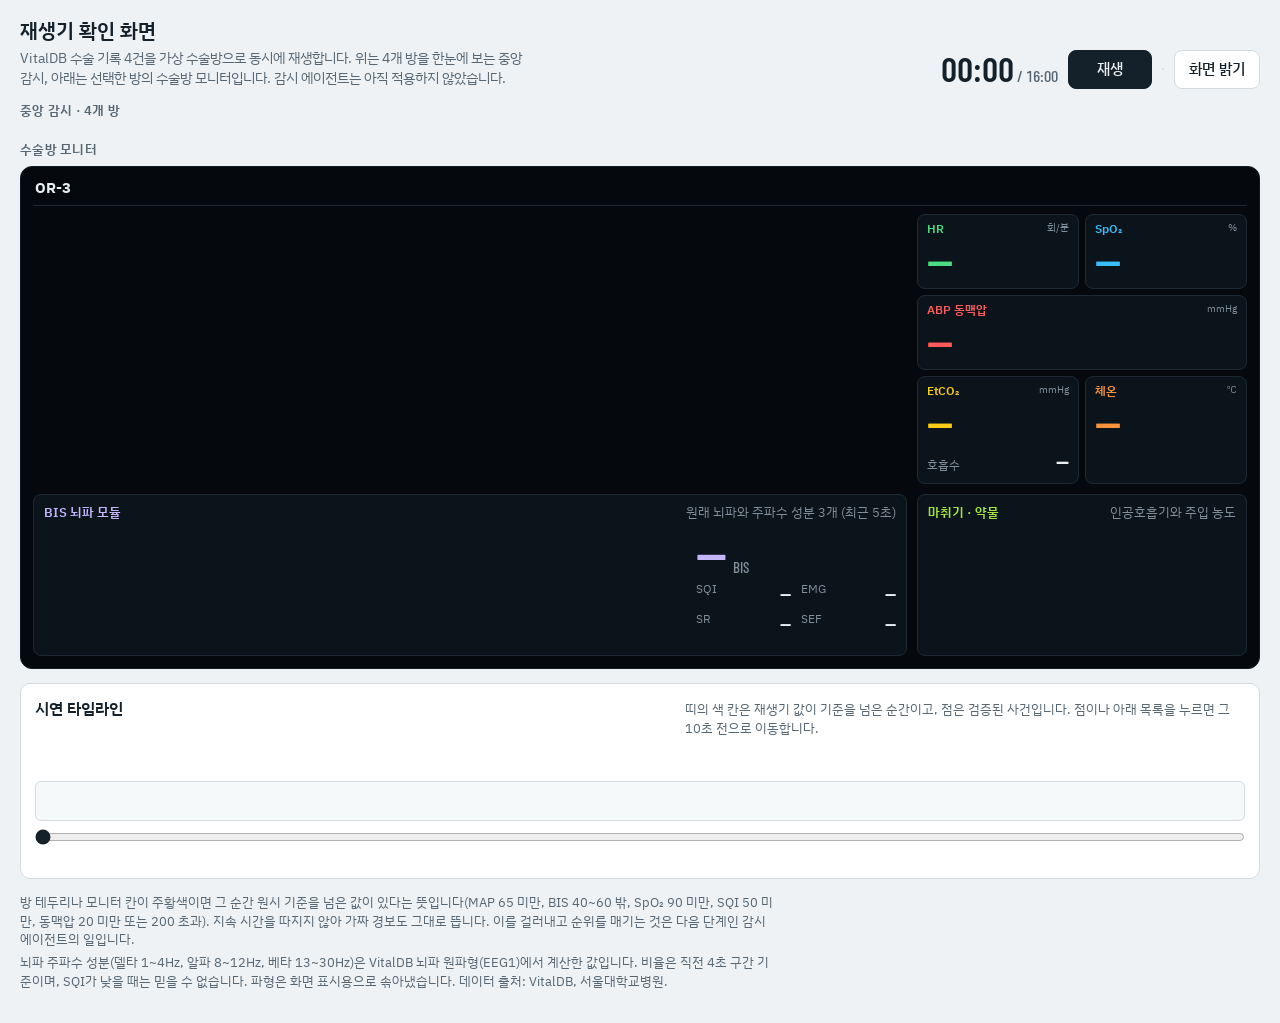
<file: replay/viewer_template.html>
<!DOCTYPE html>
<html lang="ko">
<head>
<meta charset="utf-8">
<meta name="viewport" content="width=device-width, initial-scale=1, viewport-fit=cover">
<title>AI-Addict 재생기 확인 화면</title>
<link rel="preconnect" href="https://fonts.googleapis.com">
<link rel="preconnect" href="https://fonts.gstatic.com" crossorigin>
<link href="https://fonts.googleapis.com/css2?family=Barlow+Condensed:wght@500;600&family=IBM+Plex+Sans+KR:wght@400;500;600&display=swap" rel="stylesheet">
<style>
:root{
  --bg:#eef2f4; --panel:#ffffff; --ink:#14212b; --muted:#566673; --line:#d3dbe0; --glass:#f6f9fa;
  --warn:#b86e00; --crit:#c62828; --ok:#12824a; --filter:#566673; --accent:#0b79b8;
  /* 모니터 본체는 실제 장비처럼 항상 어두운 화면 */
  --mon:#05090d; --mon2:#0c141b; --monline:#1d2a35; --monmuted:#7f8f9b; --monink:#e8eef2;
  --ecg:#4ade80; --art:#ff5a5a; --pleth:#38bdf8; --co2:#facc15; --awp:#e5e7eb; --bt:#fb923c;
  --bis:#c4b5fd; --eeg:#f5f5f4; --delta:#60a5fa; --alpha:#34d399; --beta:#f472b6; --drug:#a3e635;
  --num:"Barlow Condensed","Arial Narrow","Roboto Condensed",sans-serif;
  --txt:"IBM Plex Sans KR","Apple SD Gothic Neo","Malgun Gothic","Noto Sans KR",sans-serif;
  box-sizing:border-box;
  padding-top:env(safe-area-inset-top,0px); padding-bottom:env(safe-area-inset-bottom,0px);
}
@media (prefers-color-scheme: dark){
  :root:not([data-theme="light"]){
    --bg:#0e161d; --panel:#15212b; --ink:#e4ebf0; --muted:#8b9ba7; --line:#243442; --glass:#101b24;
    --warn:#f5a524; --crit:#ff5252; --ok:#4ade80; --filter:#8b9ba7; --accent:#38bdf8;
  }
}
:root[data-theme="dark"]{
  --bg:#0e161d; --panel:#15212b; --ink:#e4ebf0; --muted:#8b9ba7; --line:#243442; --glass:#101b24;
  --warn:#f5a524; --crit:#ff5252; --ok:#4ade80; --filter:#8b9ba7; --accent:#38bdf8;
}
*,*::before,*::after{box-sizing:inherit}
html{height:100%;scroll-padding-top:env(safe-area-inset-top,0px)}
body{margin:0;min-height:100%;background:var(--bg);color:var(--ink);font:15px/1.5 var(--txt)}
button,input{font:inherit;color:inherit}
:focus-visible{outline:2px solid var(--accent);outline-offset:2px}
.wrap{max-width:1400px;margin:0 auto;padding:16px 20px 28px}

header{display:flex;flex-wrap:wrap;align-items:flex-end;justify-content:space-between;gap:12px 24px;margin-bottom:12px}
h1{font-size:20px;font-weight:600;margin:0}
.sub{margin:2px 0 0;color:var(--muted);font-size:13.5px;max-width:64ch}
.ctrl{display:flex;align-items:center;gap:10px;flex-wrap:wrap}
.clock{font-family:var(--num);font-size:34px;font-weight:600;line-height:1;font-variant-numeric:tabular-nums;min-width:5.2ch;text-align:right}
.clock small{font-size:16px;color:var(--muted);font-weight:500}
.btn{border:1px solid var(--line);background:var(--panel);border-radius:8px;padding:7px 14px;cursor:pointer;font-weight:500}
.btn.primary{background:var(--ink);color:var(--bg);border-color:var(--ink);min-width:84px}
.speed{display:flex;border:1px solid var(--line);border-radius:8px;overflow:hidden}
.speed button{border:0;background:var(--panel);padding:7px 10px;cursor:pointer;font-family:var(--num);font-size:16px;font-weight:600}
.speed button[aria-pressed="true"]{background:var(--ink);color:var(--bg)}

h2.sec{font-size:13px;font-weight:600;color:var(--muted);margin:0 0 6px;letter-spacing:.02em}
/* 중앙 감시: 4개 방 */
.rooms{display:grid;grid-template-columns:repeat(4,minmax(0,1fr));gap:10px;margin-bottom:14px}
@media (max-width:900px){.rooms{grid-template-columns:repeat(2,minmax(0,1fr))}}
.room{background:var(--panel);border:1px solid var(--line);border-radius:10px;padding:9px 12px 10px;cursor:pointer;text-align:left}
.room[aria-pressed="true"]{box-shadow:inset 0 0 0 2px var(--ink)}
.room.raw{border-color:var(--warn);box-shadow:inset 4px 0 0 var(--warn)}
.room.raw[aria-pressed="true"]{box-shadow:inset 4px 0 0 var(--warn),inset 0 0 0 2px var(--ink)}
.rhead{display:flex;justify-content:space-between;align-items:baseline;gap:8px}
.rname{font-family:var(--num);font-size:21px;font-weight:600;white-space:nowrap}
.rcase{font-size:11.5px;color:var(--muted);white-space:nowrap;overflow:hidden;text-overflow:ellipsis}
.vals{display:grid;grid-template-columns:repeat(4,1fr);gap:0 6px;margin-top:2px}
.v span{display:block;font-size:11px;color:var(--muted)}
.v b{font-family:var(--num);font-weight:600;font-size:28px;line-height:1.05;font-variant-numeric:tabular-nums}
.chips{display:flex;gap:4px;flex-wrap:wrap;margin-top:4px;min-height:20px}
.chip{font-size:11px;border:1px solid var(--warn);color:var(--warn);border-radius:99px;padding:0 7px;white-space:nowrap}

/* 수술방 모니터 */
.monitor{background:var(--mon);color:var(--monink);border-radius:12px;padding:10px 12px 12px;border:1px solid #111b23}
.mhead{display:flex;justify-content:space-between;align-items:baseline;gap:10px;flex-wrap:wrap;padding:0 2px 6px;border-bottom:1px solid var(--monline)}
.mhead b{font-size:15px}
.mhead span{font-size:12.5px;color:var(--monmuted)}
.mgrid{display:grid;grid-template-columns:minmax(0,1fr) 330px;gap:10px;margin-top:8px}
@media (max-width:900px){.mgrid{grid-template-columns:1fr}}
.waves{min-width:0}
.strip{display:grid;grid-template-columns:70px minmax(0,1fr);align-items:center;border-top:1px solid var(--monline);padding:2px 0}
.strip:first-child{border-top:0}
.strip label{font-size:12px;line-height:1.2}
.strip label b{display:block;font-size:13px;font-weight:600}
.strip label small{color:var(--monmuted);font-size:11px}
canvas{display:block;width:100%}
.strip canvas{height:64px}
.params{display:grid;grid-template-columns:1fr 1fr;gap:6px;align-content:start}
.p{background:var(--mon2);border:1px solid var(--monline);border-radius:8px;padding:5px 9px 6px;min-width:0}
.p.wide{grid-column:span 2}
.p.alarm{border-color:#f5a524;box-shadow:inset 0 0 0 1px #f5a524}
.p .lab{display:flex;justify-content:space-between;font-size:12px;font-weight:600}
.p .lab small{color:var(--monmuted);font-weight:400}
.p .big{font-family:var(--num);font-weight:600;font-size:44px;line-height:1;font-variant-numeric:tabular-nums;white-space:nowrap}
.p .big small{font-size:22px}
.p .row{display:flex;justify-content:space-between;align-items:baseline;gap:8px;font-size:12px;color:var(--monmuted)}
.p .row b{font-family:var(--num);font-size:22px;color:var(--monink);font-weight:600}

.lower{display:grid;grid-template-columns:minmax(0,1fr) 330px;gap:10px;margin-top:10px}
@media (max-width:900px){.lower{grid-template-columns:1fr}}
.module{background:var(--mon2);border:1px solid var(--monline);border-radius:8px;padding:8px 10px}
.module h3{margin:0 0 4px;font-size:12.5px;font-weight:600;color:var(--bis);display:flex;justify-content:space-between;gap:8px}
.module h3 span{color:var(--monmuted);font-weight:400}
.bisgrid{display:grid;grid-template-columns:minmax(0,1fr) 200px;gap:10px}
@media (max-width:620px){.bisgrid{grid-template-columns:1fr}}
.bisnum{display:grid;grid-template-columns:1fr 1fr;gap:2px 10px;align-content:start}
.bisnum .main{grid-column:span 2;font-family:var(--num);font-size:52px;font-weight:600;color:var(--bis);line-height:1}
.bisnum .main small{font-size:15px;color:var(--monmuted);font-weight:500;margin-left:6px}
.kv{display:flex;justify-content:space-between;font-size:12px;color:var(--monmuted)}
.kv b{font-family:var(--num);font-size:19px;color:var(--monink);font-weight:600}
.bars{grid-column:span 2;margin-top:6px}
.bar{display:grid;grid-template-columns:38px 1fr 34px;align-items:center;gap:6px;font-size:12px;margin-top:3px}
.bar i{display:block;height:9px;border-radius:5px;background:var(--monline);overflow:hidden}
.bar i u{display:block;height:100%;text-decoration:none}
.bar b{font-family:var(--num);font-size:16px;text-align:right}
.machine{display:grid;grid-template-columns:1fr 1fr;gap:4px 12px}
.machine .kv b{font-size:21px}
.module.alarm{border-color:#f5a524;box-shadow:inset 0 0 0 1px #f5a524}
.machine hr{grid-column:span 2;border:0;border-top:1px solid var(--monline);margin:4px 0}

.timeline{margin-top:14px;background:var(--panel);border:1px solid var(--line);border-radius:10px;padding:12px 14px 14px}
.tl-head{display:flex;justify-content:space-between;align-items:baseline;gap:12px;flex-wrap:wrap}
.tl-head h2{margin:0;font-size:16px;font-weight:600}
.tl-head p{margin:0;font-size:12.5px;color:var(--muted);max-width:70ch}
.tl-body{position:relative;margin-top:44px}
.marks{position:absolute;left:0;right:0;top:-40px;height:40px}
.mark{position:absolute;transform:translateX(-50%);border:0;background:none;padding:0;cursor:pointer;display:flex;flex-direction:column;align-items:center;gap:2px}
.mark .dot{width:12px;height:12px;border-radius:50%;border:2px solid var(--panel);box-shadow:0 0 0 1px var(--line)}
.mark.real .dot{background:var(--crit)} .mark.filter .dot{background:var(--filter)} .mark.recover .dot{background:var(--ok)}
.mark .lab{font-family:var(--num);font-size:14px;font-weight:600;line-height:1}
.mark[data-row="1"]{top:14px}
.heat{height:40px;border-radius:6px;background:var(--glass);border:1px solid var(--line)}
input[type=range]{width:100%;margin:8px 0 0;accent-color:var(--ink)}
.evlist{display:grid;grid-template-columns:repeat(auto-fill,minmax(250px,1fr));gap:6px 18px;margin:12px 0 0;padding:0;list-style:none}
.evlist li button{width:100%;text-align:left;border:0;background:none;padding:4px 0;cursor:pointer;display:grid;grid-template-columns:44px 42px 1fr;gap:6px;align-items:baseline;border-bottom:1px dashed var(--line)}
.evlist .t{font-family:var(--num);font-size:17px;font-weight:600;font-variant-numeric:tabular-nums}
.evlist .r{font-family:var(--num);font-size:15px;color:var(--muted)}
.evlist .d{font-size:13px}
.evlist .k{font-size:11.5px;color:var(--muted);display:block}
.evlist li.real .t{color:var(--crit)} .evlist li.recover .t{color:var(--ok)}
.foot{margin-top:14px;font-size:12.5px;color:var(--muted);max-width:95ch}
.foot p{margin:4px 0}
@media (max-width:560px){.rcase{display:none}.v b{font-size:21px}.vals{gap:0 3px}.room{padding:8px 9px}.rooms{gap:8px}}
</style>
</head>
<body>
<div class="wrap">
<header>
  <div>
    <h1>재생기 확인 화면</h1>
    <p class="sub">VitalDB 수술 기록 4건을 가상 수술방으로 동시에 재생합니다. 위는 4개 방을 한눈에 보는 중앙 감시, 아래는 선택한 방의 수술방 모니터입니다. 감시 에이전트는 아직 적용하지 않았습니다.</p>
  </div>
  <div class="ctrl">
    <div class="clock" id="clock">00:00<small> / 16:00</small></div>
    <button class="btn primary" id="play">재생</button>
    <div class="speed" role="group" aria-label="재생 속도" id="speed"></div>
    <button class="btn" id="theme" aria-label="밝기 전환">화면 밝기</button>
  </div>
</header>

<h2 class="sec">중앙 감시 · 4개 방</h2>
<section class="rooms" id="rooms" aria-label="수술방 4개"></section>

<h2 class="sec" id="monTitle">수술방 모니터</h2>
<section class="monitor" aria-label="선택한 방의 수술방 모니터">
  <div class="mhead"><b id="mRoom">OR-3</b><span id="mInfo"></span></div>
  <div class="mgrid">
    <div class="waves" id="waves"></div>
    <div class="params" id="params">
      <div class="p" id="pHR"><div class="lab" style="color:var(--ecg)">HR <small>회/분</small></div><div class="big" style="color:var(--ecg)">--</div></div>
      <div class="p" id="pSpO2"><div class="lab" style="color:var(--pleth)">SpO₂ <small>%</small></div><div class="big" style="color:var(--pleth)">--</div></div>
      <div class="p wide" id="pABP"><div class="lab" style="color:var(--art)">ABP 동맥압 <small>mmHg</small></div><div class="big" style="color:var(--art)">--</div></div>
      <div class="p" id="pCO2"><div class="lab" style="color:var(--co2)">EtCO₂ <small>mmHg</small></div><div class="big" style="color:var(--co2)">--</div><div class="row">호흡수 <b id="vRR">--</b></div></div>
      <div class="p" id="pBT"><div class="lab" style="color:var(--bt)">체온 <small>℃</small></div><div class="big" style="color:var(--bt)">--</div></div>
    </div>
  </div>
  <div class="lower">
    <div class="module">
      <h3>BIS 뇌파 모듈 <span>원래 뇌파와 주파수 성분 3개 (최근 5초)</span></h3>
      <div class="bisgrid">
        <div id="eegStrips"></div>
        <div class="bisnum">
          <div class="main" id="vBIS">--<small>BIS</small></div>
          <div class="kv">SQI <b id="vSQI">--</b></div><div class="kv">EMG <b id="vEMG">--</b></div>
          <div class="kv">SR <b id="vSR">--</b></div><div class="kv">SEF <b id="vSEF">--</b></div>
          <div class="bars" id="bars"></div>
        </div>
      </div>
    </div>
    <div class="module">
      <h3 style="color:var(--drug)">마취기 · 약물 <span>인공호흡기와 주입 농도</span></h3>
      <div class="machine" id="machine"></div>
    </div>
  </div>
</section>

<section class="timeline" aria-label="시연 타임라인">
  <div class="tl-head">
    <h2>시연 타임라인</h2>
    <p>띠의 색 칸은 재생기 값이 기준을 넘은 순간이고, 점은 검증된 사건입니다. 점이나 아래 목록을 누르면 그 10초 전으로 이동합니다.</p>
  </div>
  <div class="tl-body">
    <div class="marks" id="marks"></div>
    <canvas class="heat" id="heat" aria-hidden="true"></canvas>
    <input type="range" id="seek" min="0" max="960" step="1" value="0" aria-label="재생 위치">
  </div>
  <ul class="evlist" id="evlist"></ul>
</section>

<div class="foot">
  <p>방 테두리나 모니터 칸이 주황색이면 그 순간 원시 기준을 넘은 값이 있다는 뜻입니다(MAP 65 미만, BIS 40~60 밖, SpO₂ 90 미만, SQI 50 미만, 동맥압 20 미만 또는 200 초과). 지속 시간을 따지지 않아 가짜 경보도 그대로 뜹니다. 이를 걸러내고 순위를 매기는 것은 다음 단계인 감시 에이전트의 일입니다.</p>
  <p>뇌파 주파수 성분(델타 1~4Hz, 알파 8~12Hz, 베타 13~30Hz)은 VitalDB 뇌파 원파형(EEG1)에서 계산한 값입니다. 비율은 직전 4초 구간 기준이며, SQI가 낮을 때는 믿을 수 없습니다. 파형은 화면 표시용으로 솎아냈습니다. 데이터 출처: VitalDB, 서울대학교병원.</p>
</div>
</div>

<script>
const D = /*__DATA__*/null;
const EVENTS = [
  [152,'OR-3','혈압 순간 하락 2회','filter','걸러내야 할 가짜 경보'],
  [180,'OR-1','동맥압 순간 튐','filter','걸러내야 할 가짜 경보'],
  [326,'OR-3','저혈압 1분 지속','real','노랑, 1위'],
  [410,'OR-3','MAP 55 미만','real','빨강'],
  [420,'OR-2','BIS 0과 SQI 0','filter','센서 문제, 걸러내야 함'],
  [586,'OR-4','BIS 이탈 1분 지속','real','노랑, 2위 (베타파 증가)'],
  [739,'OR-3','혈압 회복 1분 유지','recover','OR-4가 1위로 교체'],
];
// [키, 이름, 단위, 색 변수, 고정 눈금(없으면 자동)]
const MWAVES = [['ecg','ECG II','mV','--ecg',null],['art','ABP','mmHg','--art',[0,160]],['pleth','Pleth','','--pleth',null],['co2','CO₂','mmHg','--co2',[0,50]],['awp','기도압','cmH₂O','--awp',[0,30]]];
const EWAVES = [['eeg1','원래 뇌파','µV','--eeg'],['band_delta','델타 1~4','µV','--delta'],['band_alpha','알파 8~12','µV','--alpha'],['band_beta','베타 13~30','µV','--beta']];

function unpack(p){
  const bin=atob(p.b64), n=bin.length/2, u8=new Uint8Array(bin.length);
  for(let i=0;i<bin.length;i++) u8[i]=bin.charCodeAt(i);
  const q=new Int16Array(u8.buffer), out=new Float32Array(n);
  for(let i=0;i<n;i++) out[i]=q[i]===-32768?NaN:(q[i]+32500)*p.scale+p.off;
  return out;
}
const N={}, W={};
for(const r of D.rooms){ N[r]={}; W[r]={};
  for(const k in D.num[r]) N[r][k]=unpack(D.num[r][k]);
  for(const k in D.wave[r]) W[r][k]=unpack(D.wave[r][k]); }
const SEC=D.sec;
const css=n=>getComputedStyle(document.documentElement).getPropertyValue(n).trim();
const mmss=s=>`${String(Math.floor(s/60)).padStart(2,'0')}:${String(Math.floor(s%60)).padStart(2,'0')}`;
const val=(r,k,i)=>{const a=N[r]&&N[r][k]; const v=a?a[i]:NaN; return typeof v==='number'?v:NaN;};
const fmt=(v,d=0)=>(typeof v==='number'&&isFinite(v))?v.toFixed(d):'--';

function rawFlags(r,i){
  const m=val(r,'map',i), b=val(r,'bis',i), s=val(r,'spo2',i), q=val(r,'sqi',i), f=[];
  if(m>200||m<20) f.push('동맥압 잡음 범위'); else if(m<65) f.push('MAP<65');
  if(b<40||b>60) f.push(b<40?'BIS<40':'BIS>60');
  if(s<90) f.push('SpO₂<90');
  if(q<50) f.push('SQI<50');
  return f;
}

let t=0, playing=false, speed=1, sel='OR-3', last=performance.now();

// ---- 중앙 감시 타일
const roomsEl=document.getElementById('rooms'), tiles={};
const TYPE={stable:'안정',hypotension:'저혈압',bis_excursion:'BIS 이탈',sensor_noise:'센서 잡음'};
for(const r of D.rooms){
  const m=D.meta[r], b=document.createElement('button');
  b.className='room'; b.type='button'; b.setAttribute('aria-pressed', r===sel);
  b.innerHTML=`<div class="rhead"><span class="rname">${r}</span><span class="rcase">case ${m.caseid}, ${TYPE[m.type]||m.type}</span></div>
  <div class="vals"><div class="v"><span>MAP</span><b style="color:var(--art)">--</b></div><div class="v"><span>BIS</span><b style="color:#8b6fe0">--</b></div>
  <div class="v"><span>SpO₂</span><b style="color:var(--accent)">--</b></div><div class="v"><span>HR</span><b style="color:#16a34a">--</b></div></div>
  <div class="chips"></div>`;
  b.onclick=()=>{sel=r; for(const k in tiles) tiles[k].el.setAttribute('aria-pressed',k===r); draw(true);};
  roomsEl.appendChild(b);
  const bs=b.querySelectorAll('.v b');
  tiles[r]={el:b, v:{map:bs[0],bis:bs[1],spo2:bs[2],hr:bs[3]}, chips:b.querySelector('.chips')};
}

// ---- 파형 줄
function makeStrips(el, list, h){
  const o={};
  for(const [k,name,unit,col] of list){
    const d=document.createElement('div'); d.className='strip';
    d.innerHTML=`<label style="color:var(${col})"><b>${name}</b><small>${unit}</small></label><canvas style="height:${h}px"></canvas>`;
    el.appendChild(d); o[k]=d.querySelector('canvas');
  }
  return o;
}
const mStrips=makeStrips(document.getElementById('waves'), MWAVES, 64);
const eStrips=makeStrips(document.getElementById('eegStrips'), EWAVES, 46);

function fit(c){ const r=c.getBoundingClientRect(), dpr=Math.min(devicePixelRatio||1,2);
  const w=Math.max(1,Math.round(r.width*dpr)), h=Math.max(1,Math.round(r.height*dpr));
  if(c.width!==w||c.height!==h){c.width=w;c.height=h;} const x=c.getContext('2d'); x.setTransform(dpr,0,0,dpr,0,0); return [x,r.width,r.height]; }

// 실제 모니터처럼 왼쪽→오른쪽으로 쓸고 지나가며 덮어쓰는 방식(스윕)
function drawSweep(c, arr, fs, col, fixed, digits){
  const [x,w,h]=fit(c); x.clearRect(0,0,w,h);
  const win=5, n=win*fs, pw=w-38;
  const cyc=Math.floor(t/win)*win, ph=t-cyc, gap=0.12;
  let lo=Infinity, hi=-Infinity;
  const at=pos=>{ let tt = pos<=ph ? cyc+pos : cyc-win+pos; if(pos>ph && pos<ph+gap) return NaN; const j=Math.floor(tt*fs); return (j>=0&&j<arr.length)?arr[j]:NaN; };
  const ys=new Float32Array(n);
  for(let i=0;i<n;i++){ const v=at(i/fs); ys[i]=v; if(v===v){ if(v<lo)lo=v; if(v>hi)hi=v; } }
  if(fixed){ lo=fixed[0]; hi=fixed[1]; }
  if(!(hi>lo)){ x.fillStyle=css('--monmuted'); x.font='12px '+css('--txt'); x.fillText('신호 없음',8,h/2+4); return; }
  if(!fixed){ const p=(hi-lo)*.1; lo-=p; hi+=p; }
  x.strokeStyle=css(col); x.lineWidth=1.4; x.lineJoin='round'; x.beginPath(); let pen=false;
  for(let i=0;i<n;i++){ const v=ys[i]; const px=i/(n-1)*pw, py=h-2-(Math.min(Math.max(v,lo),hi)-lo)/(hi-lo)*(h-4);
    if(v===v){ pen?x.lineTo(px,py):x.moveTo(px,py); pen=true; } else pen=false; }
  x.stroke();
  x.fillStyle=css('--monmuted'); x.font='10.5px '+css('--txt'); x.textAlign='right';
  x.fillText(fmt(hi,digits), w-2, 10); x.fillText(fmt(lo,digits), w-2, h-3); x.textAlign='left';
}

// ---- 수치 칸
const machineEl=document.getElementById('machine');
const MACH=[['FiO₂','fio2','%',0],['1회 호흡량','tv','mL',0],['분당 환기량','mv','L/분',1],['PEEP','peep','cmH₂O',0],['최고 기도압','pip','cmH₂O',0],['MAC','mac','',1],
  null,['프로포폴 농도','ppf_ce','µg/mL',1],['레미펜타닐 농도','rftn_ce','ng/mL',1],['세보플루란','sevo_exp','%',1]];
const machV={};
for(const m of MACH){
  if(!m){ machineEl.appendChild(document.createElement('hr')); continue; }
  const d=document.createElement('div'); d.className='kv'; d.innerHTML=`<span>${m[0]} <small>${m[2]}</small></span><b>--</b>`;
  machineEl.appendChild(d); machV[m[1]]={el:d.querySelector('b'),dg:m[3],row:d};
}
const barsEl=document.getElementById('bars'), barV={};
for(const [k,nm,col] of [['delta','델타','--delta'],['alpha','알파','--alpha'],['beta','베타','--beta']]){
  const d=document.createElement('div'); d.className='bar';
  d.innerHTML=`<span style="color:var(${col})">${nm}</span><i><u style="background:var(${col});width:0%"></u></i><b>--</b>`;
  barsEl.appendChild(d); barV[k]={u:d.querySelector('u'),b:d.querySelector('b')};
}

// ---- 타임라인
const marksEl=document.getElementById('marks'), evEl=document.getElementById('evlist');
EVENTS.forEach(([s,r,d,k,note],idx)=>{
  const b=document.createElement('button'); b.className='mark '+k; b.type='button';
  b.style.left=(s/SEC*100)+'%'; b.dataset.row=idx%2; b.setAttribute('aria-label',`${mmss(s)} ${r} ${d}`);
  b.innerHTML=`<span class="lab">${r.replace('OR-','')}</span><span class="dot"></span>`;
  b.onclick=()=>jump(s,r); marksEl.appendChild(b);
  const li=document.createElement('li'); li.className=k;
  li.innerHTML=`<button type="button"><span class="t">${mmss(s)}</span><span class="r">${r}</span><span class="d">${d}<span class="k">${note}</span></span></button>`;
  li.querySelector('button').onclick=()=>jump(s,r); evEl.appendChild(li);
});
function jump(s,r){ sel=r; for(const k in tiles) tiles[k].el.setAttribute('aria-pressed',k===r); seekTo(s-10); }
function drawHeat(){
  const [x,w,h]=fit(document.getElementById('heat')); x.clearRect(0,0,w,h);
  const rows=D.rooms.length, rh=h/rows;
  D.rooms.forEach((r,ri)=>{
    x.fillStyle=css('--muted'); x.font='10px '+css('--num'); x.fillText(r.replace('OR-',''),3,ri*rh+rh/2+3.5);
    x.fillStyle=css('--warn');
    for(let i=0;i<SEC;i++){ if(rawFlags(r,i).length){ x.fillRect(14+i/SEC*(w-14),ri*rh+2,Math.max(1,(w-14)/SEC),rh-4);} }
  });
  x.fillStyle=css('--ink'); x.fillRect(14+t/SEC*(w-14)-1,0,2,h);
}
const seek=document.getElementById('seek'); seek.max=SEC; seek.oninput=()=>seekTo(+seek.value);
function seekTo(s){ t=Math.max(0,Math.min(SEC,s)); draw(true); }

// ---- 컨트롤
const playBtn=document.getElementById('play');
playBtn.onclick=()=>{ if(t>=SEC) t=0; playing=!playing; playBtn.textContent=playing?'일시정지':'재생'; last=performance.now(); };
const spEl=document.getElementById('speed');
for(const s of [1,2,5,10,30]){ const b=document.createElement('button'); b.type='button'; b.textContent=s+'×';
  b.setAttribute('aria-pressed',s===speed); b.onclick=()=>{speed=s; [...spEl.children].forEach(c=>c.setAttribute('aria-pressed',c===b));}; spEl.appendChild(b); }
document.getElementById('theme').onclick=()=>{
  const cur=document.documentElement.dataset.theme||(matchMedia('(prefers-color-scheme: dark)').matches?'dark':'light');
  document.documentElement.dataset.theme=cur==='dark'?'light':'dark'; draw(true); };
addEventListener('keydown',e=>{ if(e.target.tagName==='INPUT') return;
  if(e.code==='Space'){e.preventDefault(); playBtn.click();} if(e.code==='ArrowRight') seekTo(t+10); if(e.code==='ArrowLeft') seekTo(t-10); });

// ---- 그리기
const $=id=>document.getElementById(id);
let lastSec=-1;
function setBig(id,html,alarm){ const p=$(id); p.querySelector('.big').innerHTML=html; p.classList.toggle('alarm',!!alarm); }
function draw(force){
  if(!isFinite(t)) t=0;
  const i=Math.max(0,Math.min(SEC-1,Math.floor(t)));
  $('clock').innerHTML=`${mmss(t)}<small> / ${mmss(SEC)}</small>`;
  if(i!==lastSec||force){
    lastSec=i; seek.value=Math.floor(t);
    for(const r of D.rooms){
      const T=tiles[r];
      for(const k of ['map','bis','spo2','hr']) T.v[k].textContent=fmt(val(r,k,i));
      const f=rawFlags(r,i); T.el.classList.toggle('raw',f.length>0);
      T.chips.innerHTML=f.map(s=>`<span class="chip">${s}</span>`).join('');
    }
    const r=sel, m=D.meta[r], g=k=>val(r,k,i);
    $('monTitle').textContent=`수술방 모니터 · ${r}`;
    $('mRoom').textContent=`${r}  case ${m.caseid}`;
    $('mInfo').textContent=`${m.optype||''}${m.age?`, ${m.age}세`:''}${m.sex?` ${m.sex==='M'?'남':'여'}`:''}  ·  재생 ${mmss(t)}`;
    setBig('pHR', fmt(g('hr')));
    setBig('pSpO2', fmt(g('spo2')), g('spo2')<90);
    setBig('pABP', `${fmt(g('sbp'))}/${fmt(g('dbp'))} <small>(${fmt(g('map'))})</small>`, g('map')<65||g('map')>200||g('map')<20);
    setBig('pCO2', fmt(g('etco2'))); $('vRR').textContent=fmt(g('rr'));
    setBig('pBT', fmt(g('bt'),1));
    $('vBIS').innerHTML=`${fmt(g('bis'))}<small>BIS</small>`;
    $('vBIS').parentElement.parentElement.parentElement.classList.toggle('alarm', g('bis')<40||g('bis')>60);
    $('vSQI').textContent=fmt(g('sqi')); $('vSQI').style.color = g('sqi')<50 ? '#f5a524' : '';
    $('vEMG').textContent=fmt(g('emg')); $('vSR').textContent=fmt(g('sr')); $('vSEF').textContent=fmt(g('sef'),1);
    for(const k in barV){ const v=g('ratio_'+k); barV[k].u.style.width=(v===v?Math.min(100,v):0)+'%'; barV[k].b.textContent=fmt(v); }
    for(const k in machV){ const v=g(k); machV[k].el.textContent=fmt(v,machV[k].dg); machV[k].row.style.opacity = v===v&&!(k==='mac'&&v===0) ? 1 : .45; }
    drawHeat();
  }
  for(const [k,,,col,fixed] of MWAVES) drawSweep(mStrips[k], W[sel][k], D.wave_fs[k], col, fixed, k==='ecg'?2:0);
  for(const [k,,,col] of EWAVES) drawSweep(eStrips[k], W[sel][k], D.wave_fs[k], col, null, 0);
}
function loop(now){ let dt=(now-last)/1000; last=now; if(!isFinite(dt)||dt<0) dt=0; if(dt>1) dt=1;
  if(playing){ t+=dt*speed; if(t>=SEC){t=SEC; playing=false; playBtn.textContent='처음부터';} }
  draw(false); requestAnimationFrame(loop); }
addEventListener('resize',()=>draw(true));
matchMedia('(prefers-color-scheme: dark)').addEventListener('change',()=>draw(true));
seekTo(0); requestAnimationFrame(loop);
</script>
</body>
</html>
</file>
